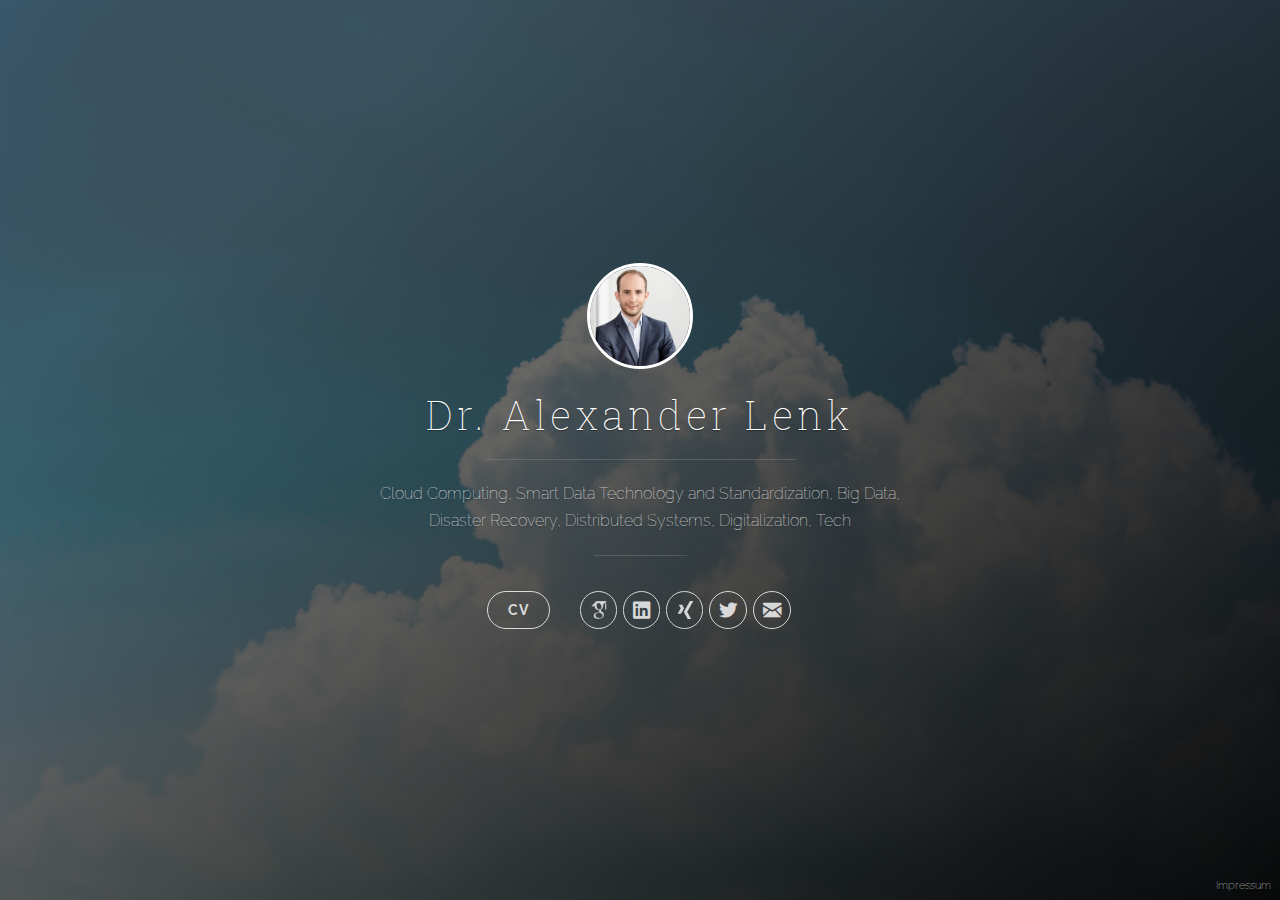
<file: index.html>
<!DOCTYPE html>
<html>
  <head>
  <meta charset="utf-8">
  <meta name="viewport" content="width=device-width initial-scale=1" />
  <meta http-equiv="X-UA-Compatible" content="IE=edge">

  <title>Dr. Alexander Lenk</title>
  <meta name="description" content="Cloud Computing, Smart Data Technology and Standardization, Big Data, Disaster Recovery, Distributed Systems, Digitalization, Tech">
  <meta name="author" content="Alexander Lenk">
  <meta name="HandheldFriendly" content="True">
  <meta name="MobileOptimized" content="320">
  <meta name="apple-mobile-web-app-capable" content="yes">
  <meta name="apple-mobile-web-app-status-bar-style" content="black-translucent">
  <meta name="viewport" content="width=device-width, initial-scale=1, maximum-scale=1">

  <meta name="twitter:card" content="summary">
  <meta name="twitter:title" content="Dr. Alexander Lenk">
  <meta name="twitter:description" content="Cloud Computing, Smart Data Technology and Standardization, Big Data, Disaster Recovery, Distributed Systems, Digitalization, Tech">

  <meta property="og:type" content="article">
  <meta property="og:title" content="Dr. Alexander Lenk">
  <meta property="og:description" content="Cloud Computing, Smart Data Technology and Standardization, Big Data, Disaster Recovery, Distributed Systems, Digitalization, Tech">

  <link rel="apple-touch-icon" sizes="57x57" href="/images/favicons/apple-touch-icon-57x57.png">
  <link rel="apple-touch-icon" sizes="60x60" href="/images/favicons/apple-touch-icon-60x60.png">
  <link rel="apple-touch-icon" sizes="72x72" href="/images/favicons/apple-touch-icon-72x72.png">
  <link rel="apple-touch-icon" sizes="76x76" href="/images/favicons/apple-touch-icon-76x76.png">
  <link rel="apple-touch-icon" sizes="114x114" href="/images/favicons/apple-touch-icon-114x114.png">
  <link rel="apple-touch-icon" sizes="120x120" href="/images/favicons/apple-touch-icon-120x120.png">
  <link rel="apple-touch-icon" sizes="144x144" href="/images/favicons/apple-touch-icon-144x144.png">
  <link rel="apple-touch-icon" sizes="152x152" href="/images/favicons/apple-touch-icon-152x152.png">
  <link rel="apple-touch-icon" sizes="180x180" href="/images/favicons/apple-touch-icon-180x180.png">
  <link rel="icon" type="image/png" href="/images/favicons/favicon-32x32.png" sizes="32x32">
  <link rel="icon" type="image/png" href="/images/favicons/favicon-194x194.png" sizes="194x194">
  <link rel="icon" type="image/png" href="/images/favicons/favicon-96x96.png" sizes="96x96">
  <link rel="icon" type="image/png" href="/images/favicons/android-chrome-192x192.png" sizes="192x192">
  <link rel="icon" type="image/png" href="/images/favicons/favicon-16x16.png" sizes="16x16">
  <link rel="manifest" href="/images/favicons/manifest.json">
  <link rel="shortcut icon" href="/images/favicons/favicon.ico">
  <meta name="msapplication-TileColor" content="#ffc40d">
  <meta name="msapplication-TileImage" content="/images/favicons/mstile-144x144.png">
  <meta name="theme-color" content="#ffffff">

  <link rel="stylesheet" href="/css/main.css">
  <link rel="canonical" href="http://www.alenk.de//">
  <link rel="alternate" type="application/rss+xml" title="Dr. Alexander Lenk" href="/feed.xml">
</head>

  <body>
    <span class="mobile btn-mobile-menu">
  <i class="icon icon-list btn-mobile-menu__icon"></i>
  <i class="icon icon-x-circle btn-mobile-close__icon hidden"></i>
</span>
  
<header class="panel-cover" style="background-image: url(/images/cover.jpg)">
  <div class="panel-main">

    <div class="panel-main__inner panel-inverted">
    <div class="panel-main__content">
        <a href="/" title="link to home of Dr. Alexander Lenk">
          <img src="/images/profile.jpg" class="user-image" alt="My Profile Photo">
          <h1 class="panel-cover__title panel-title">Dr. Alexander Lenk</h1>
        </a>
        <hr class="panel-cover__divider">
        <p class="panel-cover__description">Cloud Computing, Smart Data Technology and Standardization, Big Data, Disaster Recovery, Distributed Systems, Digitalization, Tech</p>
        <hr class="panel-cover__divider panel-cover__divider--secondary">

        <div class="navigation-wrapper">

          <!-- <nav class="cover-navigation cover-navigation--primary">
            <ul class="navigation">
              <li class="navigation__item"><a href="/#blog" title="link to Dr. Alexander Lenk blog" class="blog-button">Blog</a></li>
            </ul>
          </nav>-->

          <nav class="cover-navigation cover-navigation--primary">
            <ul class="navigation">
              <li class="navigation__item"><a href="/cv/" title="link to Dr. Alexander Lenk CV" class="blog-button">CV</a></li>
            </ul>
          </nav>

          <nav class="cover-navigation navigation--social">
            <ul class="navigation">

            
              <!-- GitHub -->
              <li class="navigation__item">
                <a href="https://scholar.google.com/citations?user=wFm6WqcAAAAJ" title="Google Scholar" target="_blank">
                  <i class="icon icon-social-scholar" style="background-image: url(/images/scholar.png);background-repeat: no-repeat; background-size: contain;background-position: center;"></i>
                  <span class="label">Google Scholar</span>
                </a>
              </li>
            

            
              <!-- LinkedIn -->
              <li class="navigation__item">
                <a href="https://www.linkedin.com/in/alexanderlenk" title="alexanderlenk on LinkedIn" target="_blank">
                  <i class="icon icon-social-linkedin"></i>
                  <span class="label">LinkedIn</span>
                </a>
              </li>
            

            
              <!-- GitHub -->
              <li class="navigation__item" >
                <a href="https://www.xing.com/profile/Alexander_Lenk" title=“Xing Profile” target="_blank">
                  <i class="icon icon-social-scholar" style="background-image: url(/images/xing.png);background-repeat: no-repeat; background-size: contain;background-position: center;"></i>
                  <span class="label">Xing Profile</span>
                </a>
              </li>
            

            

            
              <!-- Twitter -->
              <li class="navigation__item">
                <a href="http://twitter.com/alex_lenk" title="@alex_lenk on Twitter" target="_blank">
                  <i class="icon icon-social-twitter"></i>
                  <span class="label">Twitter</span>
                </a>
              </li>
            

            
              <!-- Email -->
              <li class="navigation__item">
                <a href="mailto:kontakt@lenk-net.de" title="Email kontakt@lenk-net.de" target="_blank">
                  <i class="icon icon-mail"></i>
                  <span class="label">Email</span>
                </a>
              </li>
            

            <!-- RSS -->
            <!--<li class="navigation__item">
              <a href="/feed.xml" title="Subscribe" target="_blank">
                <i class="icon icon-rss"></i>
                <span class="label">RSS</span>
              </a>
            </li>-->
          
            </ul>
          </nav>

        </div>

      </div>
      <div class=footer_start><a href=/impressum>Impressum</a></div> 
    </div>

    <div class="panel-cover--overlay"></div>
  </div>
</header>

    <div class="content-wrapper">
      <div class="content-wrapper__inner">
        <div class="main-post-list">

  <ol class="post-list">
    
  </ol>

  <hr class="post-list__divider ">

  

</div>
      </div>

      <footer class="footer">
  <span class="footer__copyright">&copy; 2021 Alexander Lenk. All rights reserved.</span>
</footer> 

<script type="text/javascript" src="https://ajax.googleapis.com/ajax/libs/jquery/1.11.3/jquery.min.js"></script>
<script type="text/javascript" src="/js/main.js"></script>

    </div>
  </body>
</html>
</file>
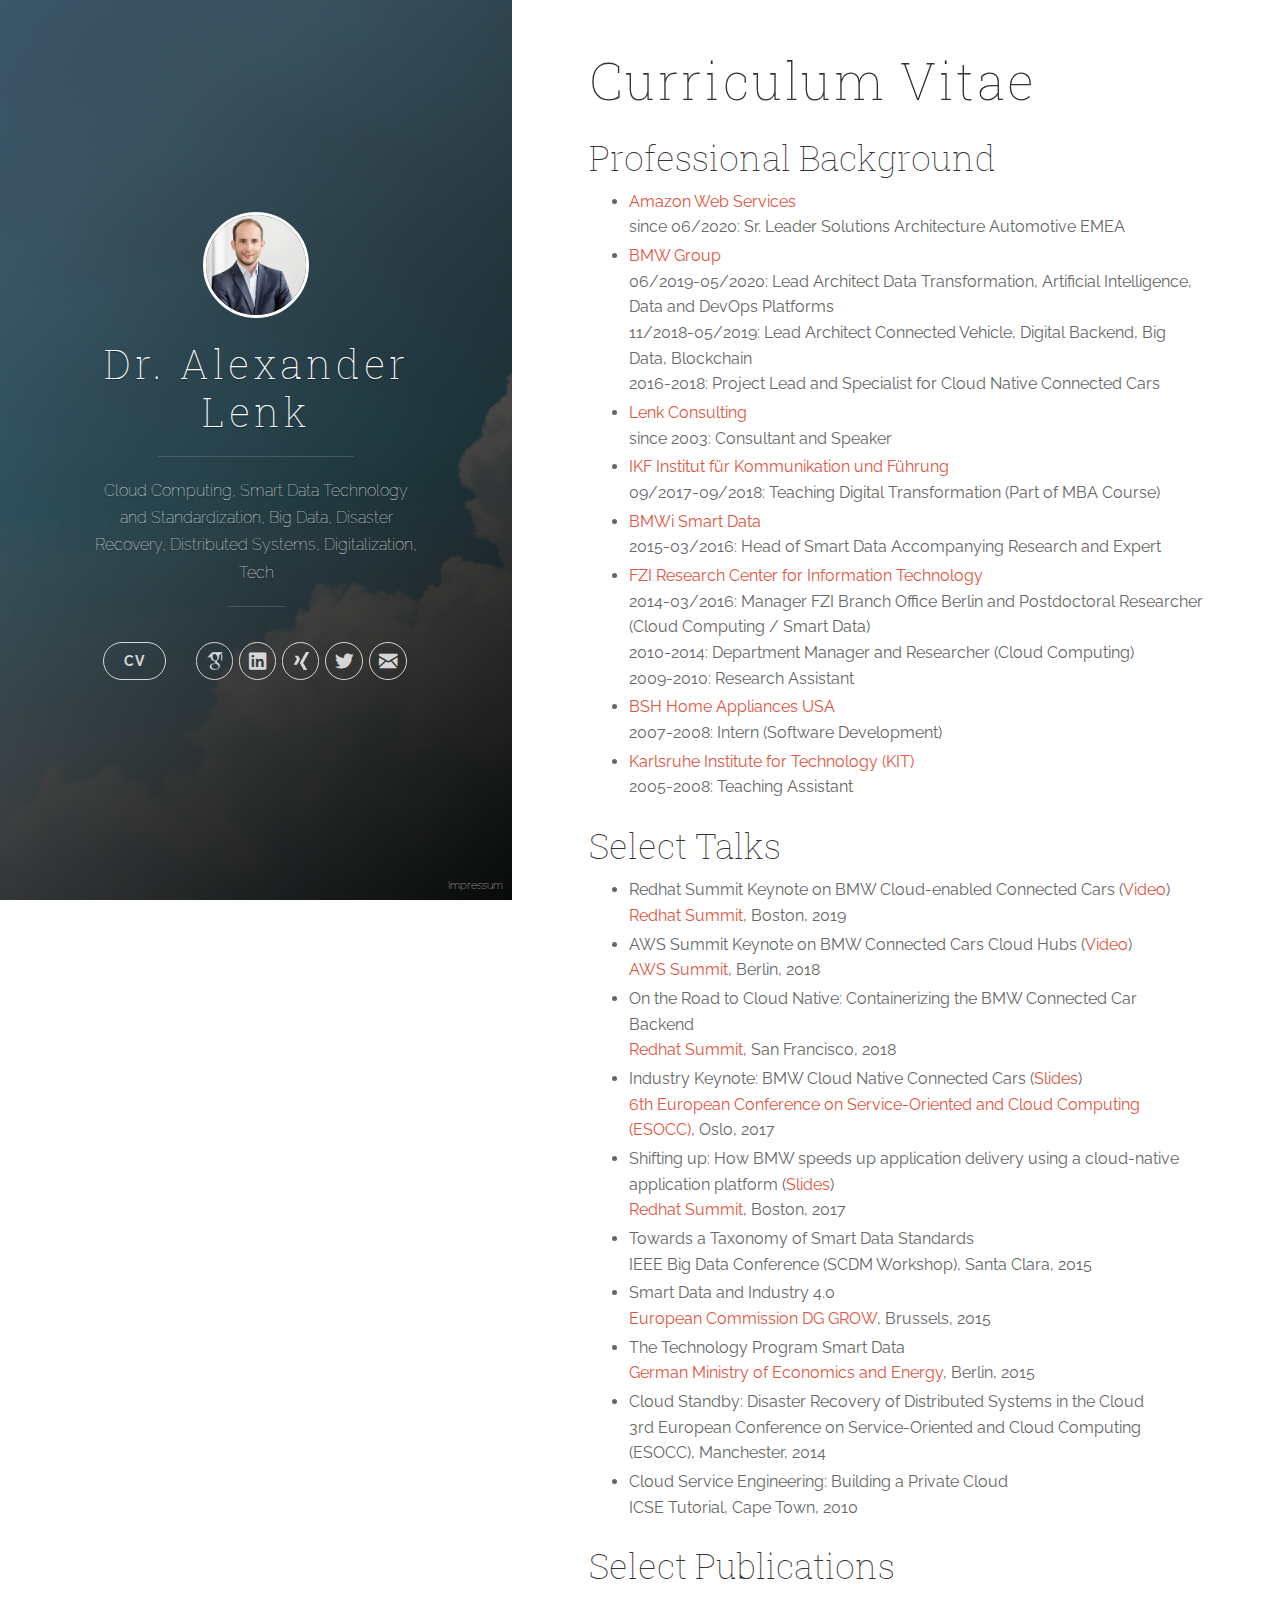
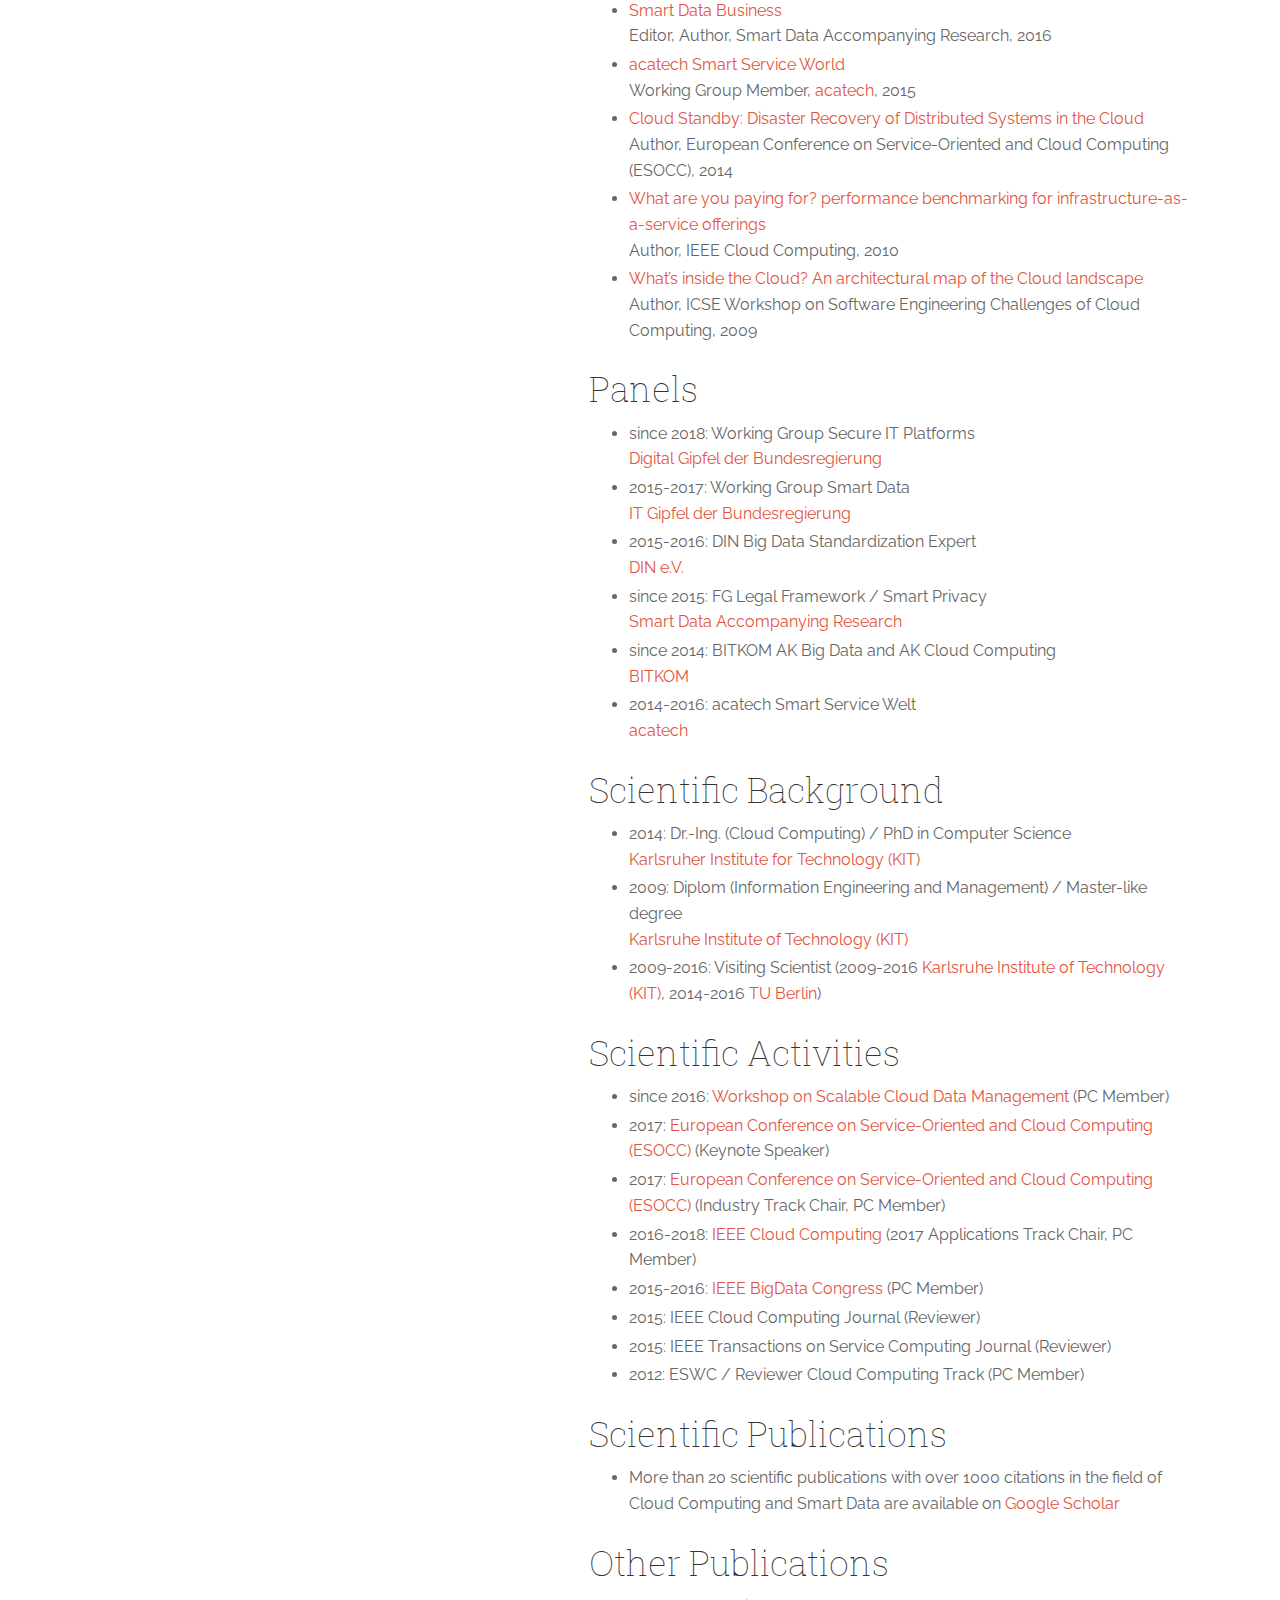
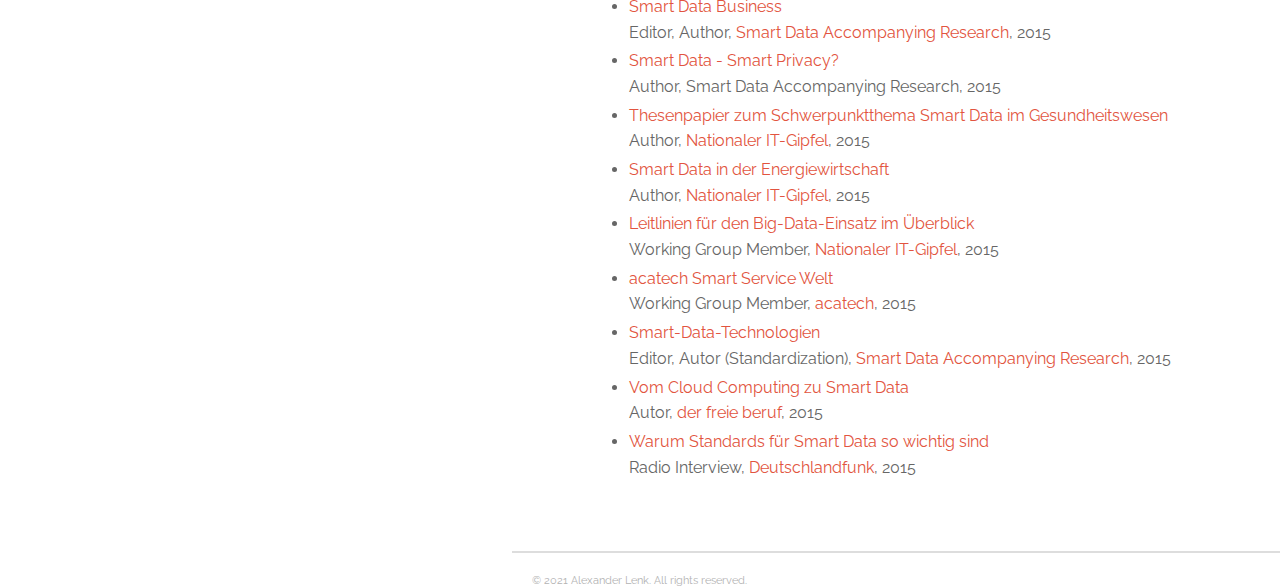
<file: cv/index.html>
<!DOCTYPE html>
<html>
  <head>
  <meta charset="utf-8">
  <meta name="viewport" content="width=device-width initial-scale=1" />
  <meta http-equiv="X-UA-Compatible" content="IE=edge">

  <title>Curriculum Vitae</title>
  <meta name="description" content="Cloud Computing, Smart Data Technology and Standardization, Big Data, Disaster Recovery, Distributed Systems, Digitalization, Tech">
  <meta name="author" content="Alexander Lenk">
  <meta name="HandheldFriendly" content="True">
  <meta name="MobileOptimized" content="320">
  <meta name="apple-mobile-web-app-capable" content="yes">
  <meta name="apple-mobile-web-app-status-bar-style" content="black-translucent">
  <meta name="viewport" content="width=device-width, initial-scale=1, maximum-scale=1">

  <meta name="twitter:card" content="summary">
  <meta name="twitter:title" content="Dr. Alexander Lenk">
  <meta name="twitter:description" content="Cloud Computing, Smart Data Technology and Standardization, Big Data, Disaster Recovery, Distributed Systems, Digitalization, Tech">

  <meta property="og:type" content="article">
  <meta property="og:title" content="Dr. Alexander Lenk">
  <meta property="og:description" content="Cloud Computing, Smart Data Technology and Standardization, Big Data, Disaster Recovery, Distributed Systems, Digitalization, Tech">

  <link rel="apple-touch-icon" sizes="57x57" href="/images/favicons/apple-touch-icon-57x57.png">
  <link rel="apple-touch-icon" sizes="60x60" href="/images/favicons/apple-touch-icon-60x60.png">
  <link rel="apple-touch-icon" sizes="72x72" href="/images/favicons/apple-touch-icon-72x72.png">
  <link rel="apple-touch-icon" sizes="76x76" href="/images/favicons/apple-touch-icon-76x76.png">
  <link rel="apple-touch-icon" sizes="114x114" href="/images/favicons/apple-touch-icon-114x114.png">
  <link rel="apple-touch-icon" sizes="120x120" href="/images/favicons/apple-touch-icon-120x120.png">
  <link rel="apple-touch-icon" sizes="144x144" href="/images/favicons/apple-touch-icon-144x144.png">
  <link rel="apple-touch-icon" sizes="152x152" href="/images/favicons/apple-touch-icon-152x152.png">
  <link rel="apple-touch-icon" sizes="180x180" href="/images/favicons/apple-touch-icon-180x180.png">
  <link rel="icon" type="image/png" href="/images/favicons/favicon-32x32.png" sizes="32x32">
  <link rel="icon" type="image/png" href="/images/favicons/favicon-194x194.png" sizes="194x194">
  <link rel="icon" type="image/png" href="/images/favicons/favicon-96x96.png" sizes="96x96">
  <link rel="icon" type="image/png" href="/images/favicons/android-chrome-192x192.png" sizes="192x192">
  <link rel="icon" type="image/png" href="/images/favicons/favicon-16x16.png" sizes="16x16">
  <link rel="manifest" href="/images/favicons/manifest.json">
  <link rel="shortcut icon" href="/images/favicons/favicon.ico">
  <meta name="msapplication-TileColor" content="#ffc40d">
  <meta name="msapplication-TileImage" content="/images/favicons/mstile-144x144.png">
  <meta name="theme-color" content="#ffffff">

  <link rel="stylesheet" href="/css/main.css">
  <link rel="canonical" href="http://www.alenk.de//cv/">
  <link rel="alternate" type="application/rss+xml" title="Dr. Alexander Lenk" href="/feed.xml">
</head>

  <body>
    <span class="mobile btn-mobile-menu">
  <i class="icon icon-list btn-mobile-menu__icon"></i>
  <i class="icon icon-x-circle btn-mobile-close__icon hidden"></i>
</span>
  
<header class="panel-cover" style="background-image: url(/images/cover.jpg)">
  <div class="panel-main">

    <div class="panel-main__inner panel-inverted">
    <div class="panel-main__content">
        <a href="/" title="link to home of Dr. Alexander Lenk">
          <img src="/images/profile.jpg" class="user-image" alt="My Profile Photo">
          <h1 class="panel-cover__title panel-title">Dr. Alexander Lenk</h1>
        </a>
        <hr class="panel-cover__divider">
        <p class="panel-cover__description">Cloud Computing, Smart Data Technology and Standardization, Big Data, Disaster Recovery, Distributed Systems, Digitalization, Tech</p>
        <hr class="panel-cover__divider panel-cover__divider--secondary">

        <div class="navigation-wrapper">

          <!-- <nav class="cover-navigation cover-navigation--primary">
            <ul class="navigation">
              <li class="navigation__item"><a href="/#blog" title="link to Dr. Alexander Lenk blog" class="blog-button">Blog</a></li>
            </ul>
          </nav>-->

          <nav class="cover-navigation cover-navigation--primary">
            <ul class="navigation">
              <li class="navigation__item"><a href="/cv/" title="link to Dr. Alexander Lenk CV" class="blog-button">CV</a></li>
            </ul>
          </nav>

          <nav class="cover-navigation navigation--social">
            <ul class="navigation">

            
              <!-- GitHub -->
              <li class="navigation__item">
                <a href="https://scholar.google.com/citations?user=wFm6WqcAAAAJ" title="Google Scholar" target="_blank">
                  <i class="icon icon-social-scholar" style="background-image: url(/images/scholar.png);background-repeat: no-repeat; background-size: contain;background-position: center;"></i>
                  <span class="label">Google Scholar</span>
                </a>
              </li>
            

            
              <!-- LinkedIn -->
              <li class="navigation__item">
                <a href="https://www.linkedin.com/in/alexanderlenk" title="alexanderlenk on LinkedIn" target="_blank">
                  <i class="icon icon-social-linkedin"></i>
                  <span class="label">LinkedIn</span>
                </a>
              </li>
            

            
              <!-- GitHub -->
              <li class="navigation__item" >
                <a href="https://www.xing.com/profile/Alexander_Lenk" title=“Xing Profile” target="_blank">
                  <i class="icon icon-social-scholar" style="background-image: url(/images/xing.png);background-repeat: no-repeat; background-size: contain;background-position: center;"></i>
                  <span class="label">Xing Profile</span>
                </a>
              </li>
            

            

            
              <!-- Twitter -->
              <li class="navigation__item">
                <a href="http://twitter.com/alex_lenk" title="@alex_lenk on Twitter" target="_blank">
                  <i class="icon icon-social-twitter"></i>
                  <span class="label">Twitter</span>
                </a>
              </li>
            

            
              <!-- Email -->
              <li class="navigation__item">
                <a href="mailto:kontakt@lenk-net.de" title="Email kontakt@lenk-net.de" target="_blank">
                  <i class="icon icon-mail"></i>
                  <span class="label">Email</span>
                </a>
              </li>
            

            <!-- RSS -->
            <!--<li class="navigation__item">
              <a href="/feed.xml" title="Subscribe" target="_blank">
                <i class="icon icon-rss"></i>
                <span class="label">RSS</span>
              </a>
            </li>-->
          
            </ul>
          </nav>

        </div>

      </div>
      <div class=footer_start><a href=/impressum>Impressum</a></div> 
    </div>

    <div class="panel-cover--overlay"></div>
  </div>
</header>

    <div class="content-wrapper">
      <div class="content-wrapper__inner">
        <article class="post-container post-container--single">

  <header class="post-header">
    <h1 class="post-title">Curriculum Vitae</h1>
  </header>

  <section class="post">
    <h2 id="professional-background">Professional Background</h2>
<ul>
  <li><a href="https://aws.amazon.com">Amazon Web Services</a><br />
 since 06/2020: Sr. Leader Solutions Architecture Automotive EMEA</li>
  <li><a href="http://www.bmwgroup.com">BMW Group</a><br />
 06/2019-05/2020: Lead Architect Data Transformation, Artificial Intelligence, Data and DevOps Platforms<br />
 11/2018-05/2019: Lead Architect Connected Vehicle, Digital Backend, Big Data, Blockchain<br />
 2016-2018: Project Lead and Specialist for Cloud Native Connected Cars</li>
  <li><a href="http://www.alenk.de">Lenk Consulting</a><br />
 since 2003: Consultant and Speaker</li>
  <li><a href="https://www.ikf.ch/">IKF Institut für Kommunikation und Führung</a><br />
 09/2017-09/2018: Teaching Digital Transformation (Part of MBA Course)</li>
  <li><a href="http://www.smart-data-programm.de">BMWi Smart Data</a><br />
 2015-03/2016: Head of Smart Data Accompanying Research and Expert</li>
  <li><a href="http://www.fzi.de">FZI Research Center for Information Technology</a><br />
 2014-03/2016: Manager FZI Branch Office Berlin and 
 Postdoctoral Researcher (Cloud Computing / Smart Data)<br />
 2010-2014: Department Manager and Researcher (Cloud Computing)<br />
 2009-2010: Research Assistant</li>
  <li><a href="http://www.bsh-group.com">BSH Home Appliances USA</a><br />
 2007-2008: Intern (Software Development)</li>
  <li><a href="http://www.kit.edu">Karlsruhe Institute for Technology (KIT)</a><br />
 2005-2008: Teaching Assistant</li>
</ul>

<h2 id="select-talks">Select Talks</h2>
<ul>
  <li>Redhat Summit Keynote on BMW Cloud-enabled Connected Cars (<a href="https://youtu.be/FUu4kMc0PL8?t=5326s&amp;playlist=PLEGSLwUsxfEhRCz9fiQK2L86Vk9qV1tAu" target="_blank">Video</a>)<br />
 <a href="https://www.redhat.com/en/summit/2019">Redhat Summit</a>, Boston, 2019</li>
  <li>AWS Summit Keynote on BMW Connected Cars Cloud Hubs (<a href="https://www.youtube.com/watch?v=PLUAiS3-xhs&amp;t=4963" target="_blank">Video</a>)<br />
 <a href="https://aws.amazon.com/summits/berlin/">AWS Summit</a>, Berlin, 2018</li>
  <li>On the Road to Cloud Native: Containerizing the BMW Connected Car Backend<br />
 <a href="https://www.redhat.com/en/summit/2018">Redhat Summit</a>, San Francisco, 2018</li>
  <li>Industry Keynote: BMW Cloud Native Connected Cars (<a href="/assets/2017-09-28_ESOCC-Talk.pdf">Slides</a>)<br />
 <a href="http://esocc2017.ifi.uio.no/invited_speakers.html">6th European Conference on Service-Oriented and Cloud Computing (ESOCC)</a>, Oslo, 2017</li>
  <li>Shifting up: How BMW speeds up application delivery using a cloud-native application platform (<a href="https://rh2017.smarteventscloud.com/connect/sessionDetail.ww?SESSION_ID=102815">Slides</a>)<br />
 <a href="https://www.redhat.com/en/summit/2017">Redhat Summit</a>, Boston, 2017</li>
  <li>Towards a Taxonomy of Smart Data Standards<br /> 
 IEEE Big Data Conference (SCDM Workshop), Santa Clara, 2015</li>
  <li>Smart Data and Industry 4.0<br />
 <a href="http://ec.europa.eu/growth/index_en">European Commission DG GROW</a>, Brussels, 2015</li>
  <li>The Technology Program Smart Data<br /> 
 <a href="http://www.digitale-technologien.de/DT/Redaktion/DE/Downloads/Smart-Data-Auftaktkonferenz-Agenda.pdf">German Ministry of Economics and Energy</a>, Berlin, 2015</li>
  <li>Cloud Standby: Disaster Recovery of Distributed Systems in the Cloud<br />
 3rd European Conference on Service-Oriented and Cloud Computing (ESOCC), Manchester, 2014</li>
  <li>Cloud Service Engineering: Building a Private Cloud<br />
 ICSE Tutorial, Cape Town, 2010</li>
</ul>

<h2 id="select-publications">Select Publications</h2>
<ul>
  <li><a href="http://www.digitale-technologien.de/DT/Redaktion/DE/Downloads/Publikation/smartdata_Study:%20Smart-Data-Business.html">Smart Data Business</a><br />
 Editor, Author, Smart Data Accompanying Research, 2016</li>
  <li><a href="http://www.acatech.de/fileadmin/user_upload/Baumstruktur_nach_Website/Acatech/root/de/Projekte/Laufende_Projekte/Smart_Service_Welt/Smart_Service_Welt_2015/ReportSmartServiceWelt2015_EN_SHORT.pdf">acatech Smart Service World</a><br />
 Working Group Member, <a href="http://www.acatech.de">acatech</a>, 2015</li>
  <li><a href="https://pdfs.semanticscholar.org/4e16/c53fb4e44f0fa5dab56823ce259076443842.pdf">Cloud Standby: Disaster Recovery of Distributed Systems in the Cloud</a><br />
Author, European Conference on Service-Oriented and Cloud Computing (ESOCC), 2014</li>
  <li><a href="https://pdfs.semanticscholar.org/41aa/91102d7e057360c62ffce64a3ff74b6d2286.pdf">What are you paying for? performance benchmarking for infrastructure-as-a-service offerings</a><br />
Author, IEEE Cloud Computing, 2010</li>
  <li><a href="https://pdfs.semanticscholar.org/a404/2c85846fea56a5110b03eaa8f9134fb892c9.pdf">What’s inside the Cloud? An architectural map of the Cloud landscape</a><br />
Author, ICSE Workshop on Software Engineering Challenges of Cloud Computing, 2009</li>
</ul>

<h2 id="panels">Panels</h2>
<ul>
  <li>since 2018: Working Group Secure IT Platforms<br />
 <a href="http://www.it-gipfel.de">Digital Gipfel der Bundesregierung</a></li>
  <li>2015-2017: Working Group Smart Data<br />
 <a href="http://www.it-gipfel.de">IT Gipfel der Bundesregierung</a></li>
  <li>2015-2016: DIN Big Data Standardization Expert<br />
 <a href="http://www.din.de">DIN e.V.</a></li>
  <li>since 2015: FG Legal Framework / Smart Privacy<br />
  <a href="http://www.smart-data-programm.de">Smart Data Accompanying Research</a></li>
  <li>since 2014: BITKOM AK Big Data and AK Cloud Computing<br />
 <a href="http://www.bitkom.org">BITKOM</a></li>
  <li>2014-2016: acatech Smart Service Welt<br />
 <a href="http://www.acatech.de">acatech</a></li>
</ul>

<h2 id="scientific-background">Scientific Background</h2>
<ul>
  <li>2014: Dr.-Ing. (Cloud Computing) / PhD in Computer Science<br />
 <a href="http://www.kit.edu">Karlsruher Institute for Technology (KIT)</a></li>
  <li>2009: Diplom (Information Engineering and Management) / Master-like degree<br />
 <a href="http://www.kit.edu">Karlsruhe Institute of Technology (KIT)</a></li>
  <li>2009-2016: Visiting Scientist (2009-2016 <a href="http://www.kit.edu">Karlsruhe Institute of Technology (KIT)</a>, 2014-2016 <a href="http://www.tu-berlin.de">TU Berlin</a>)</li>
</ul>

<h2 id="scientific-activities">Scientific Activities</h2>
<ul>
  <li>since 2016: <a href="http://scdm2016.com/">Workshop on Scalable Cloud Data Management</a> (PC Member)</li>
  <li>2017: <a href="http://esocc2017.ifi.uio.no">European Conference on Service-Oriented and Cloud Computing (ESOCC)</a> (Keynote Speaker)</li>
  <li>2017: <a href="http://esocc2017.ifi.uio.no">European Conference on Service-Oriented and Cloud Computing (ESOCC)</a> (Industry Track Chair, PC Member)</li>
  <li>2016-2018: <a href="http://www.thecloudcomputing.org">IEEE Cloud Computing</a> (2017 Applications Track Chair, PC Member)</li>
  <li>2015-2016: <a href="http://www.ieeebigdata.org/">IEEE BigData Congress</a> (PC Member)</li>
  <li>2015: IEEE Cloud Computing Journal (Reviewer)</li>
  <li>2015: IEEE Transactions on Service Computing Journal (Reviewer)</li>
  <li>2012: ESWC / Reviewer Cloud Computing Track (PC Member)</li>
</ul>

<h2 id="scientific-publications">Scientific Publications</h2>
<ul>
  <li>More than 20 scientific publications with over 1000 citations in the field of Cloud Computing and Smart Data are available on <a href="https://scholar.google.com/citations?user=wFm6WqcAAAAJ">Google Scholar</a></li>
</ul>

<h2 id="other-publications">Other Publications</h2>
<ul>
  <li><a href="http://www.digitale-technologien.de/DT/Redaktion/DE/Pressemitteilungen/2015/2015-11-10_Smart_Data_Studie.html">Smart Data Business</a><br />
 Editor, Author, <a href="www.smart-data-programm.de">Smart Data Accompanying Research</a>, 2015</li>
  <li><a href="http://www.digitale-technologien.de/DT/Redaktion/DE/Downloads/Publikation/SmartData_Thesenpapier_smart_Privacy.html">Smart Data - Smart Privacy?</a><br />
 Author, Smart Data Accompanying Research, 2015</li>
  <li><a href="http://www.bmwi.de/BMWi/Redaktion/PDF/IT-Gipfel/it-gipfel-2015-thesenpapier-zum-schwerpunktthema-smart-data-im-gesundheitswesen,property=pdf,bereich=bmwi2012,sprache=de,rwb=true.pdf">Thesenpapier zum Schwerpunktthema Smart Data im Gesundheitswesen</a><br />
 Author, <a href="http://www.it-gipfel.de">Nationaler IT-Gipfel</a>, 2015</li>
  <li><a href="http://www.bmwi.de/BMWi/Redaktion/PDF/IT-Gipfel/it-gipfel-2015-smart-data-in-der-energiewirtschaft,property=pdf,bereich=bmwi2012,sprache=de,rwb=true.pdf">Smart Data in der Energiewirtschaft</a><br />
 Author, <a href="http://www.it-gipfel.de">Nationaler IT-Gipfel</a>, 2015</li>
  <li><a href="http://www.bmwi.de/BMWi/Redaktion/PDF/IT-Gipfel/it-gipfel-2015-leitlinien-fuer-den-big-data-einsatz-im-ueberblick-chancen-und-verantwortung,property=pdf,bereich=bmwi2012,sprache=de,rwb=true.pdf">Leitlinien für den Big-Data-Einsatz im Überblick</a><br />
 Working Group Member, <a href="http://www.it-gipfel.de">Nationaler IT-Gipfel</a>, 2015</li>
  <li><a href="http://www.acatech.de/fileadmin/user_upload/Baumstruktur_nach_Website/Acatech/root/de/Projekte/Laufende_Projekte/Smart_Service_Welt/Smart_Service_Welt_2015/ReportSmartServiceWelt2015_EN_SHORT.pdf">acatech Smart Service Welt</a><br />
 Working Group Member, <a href="http://www.acatech.de">acatech</a>, 2015</li>
  <li><a href="http://www.digitale-technologien.de/DT/Redaktion/DE/Downloads/Publikation/Smart_Data_Technologien.pdf">Smart-Data-Technologien</a><br />
 Editor, Autor (Standardization), <a href="www.smart-data-programm.de">Smart Data Accompanying Research</a>, 2015</li>
  <li><a href="http://www.freie-berufe.de/fileadmin/bfb/7_Publikationen/1_der%20freie%20beruf/der-freie-beruf-inhalt-10-2015.pdf">Vom Cloud Computing zu Smart Data</a><br />
 Autor, <a href="http://www.freie-berufe.de">der freie beruf</a>, 2015</li>
  <li><a href="http://www.deutschlandfunk.de/analyseverfahren-warum-standards-fuer-smart-data-so-wichtig.684.de.html?dram:article_id=336229">Warum Standards für Smart Data so wichtig sind</a><br />
 Radio Interview, <a href="http://www.deutschlandfunk.de/">Deutschlandfunk</a>, 2015</li>
</ul>

  </section>

</article>
      </div>

      <footer class="footer">
  <span class="footer__copyright">&copy; 2021 Alexander Lenk. All rights reserved.</span>
</footer> 

<script type="text/javascript" src="https://ajax.googleapis.com/ajax/libs/jquery/1.11.3/jquery.min.js"></script>
<script type="text/javascript" src="/js/main.js"></script>

    </div>
  </body>
</html>
</file>
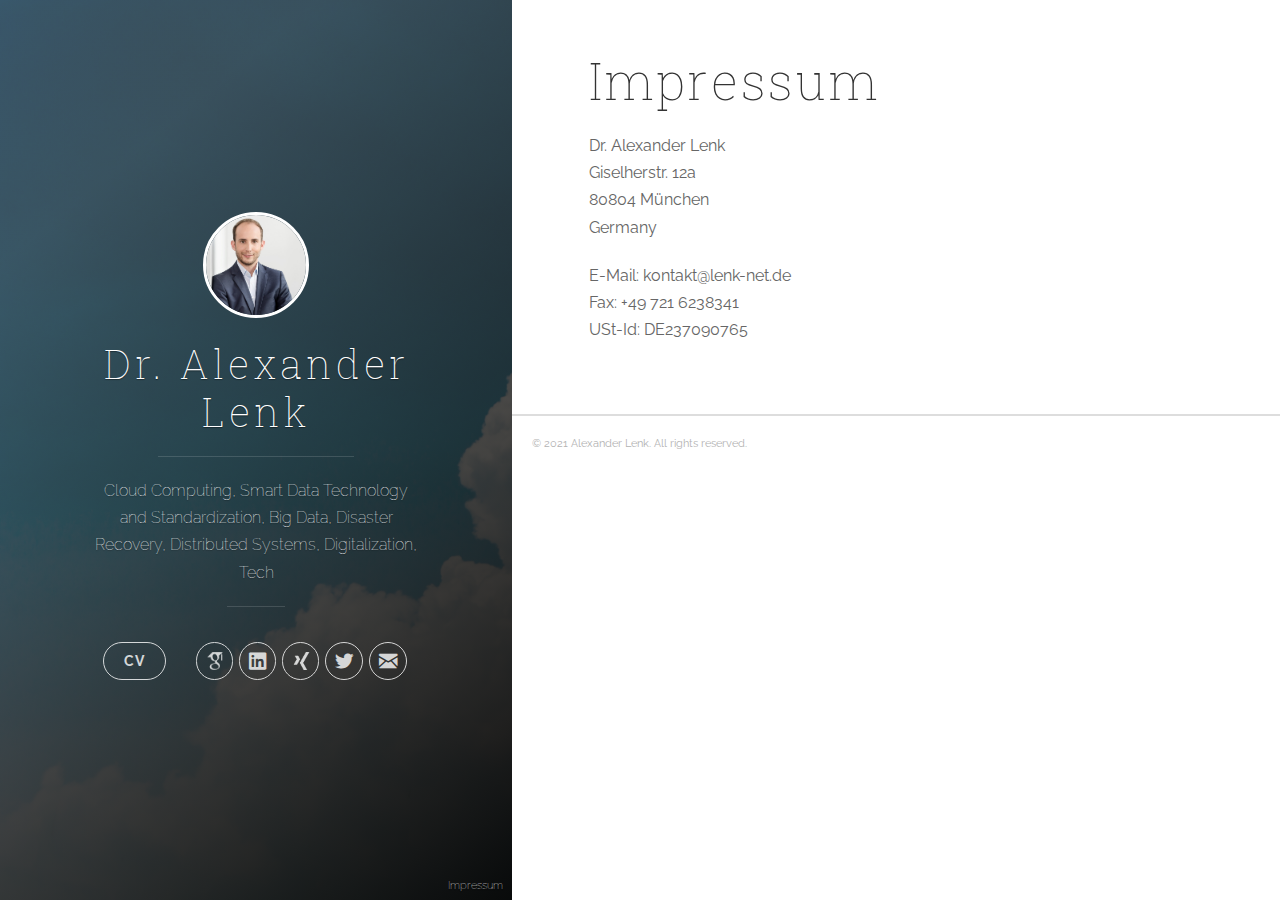
<file: impressum/index.html>
<!DOCTYPE html>
<html>
  <head>
  <meta charset="utf-8">
  <meta name="viewport" content="width=device-width initial-scale=1" />
  <meta http-equiv="X-UA-Compatible" content="IE=edge">

  <title>Impressum</title>
  <meta name="description" content="Cloud Computing, Smart Data Technology and Standardization, Big Data, Disaster Recovery, Distributed Systems, Digitalization, Tech">
  <meta name="author" content="Alexander Lenk">
  <meta name="HandheldFriendly" content="True">
  <meta name="MobileOptimized" content="320">
  <meta name="apple-mobile-web-app-capable" content="yes">
  <meta name="apple-mobile-web-app-status-bar-style" content="black-translucent">
  <meta name="viewport" content="width=device-width, initial-scale=1, maximum-scale=1">

  <meta name="twitter:card" content="summary">
  <meta name="twitter:title" content="Dr. Alexander Lenk">
  <meta name="twitter:description" content="Cloud Computing, Smart Data Technology and Standardization, Big Data, Disaster Recovery, Distributed Systems, Digitalization, Tech">

  <meta property="og:type" content="article">
  <meta property="og:title" content="Dr. Alexander Lenk">
  <meta property="og:description" content="Cloud Computing, Smart Data Technology and Standardization, Big Data, Disaster Recovery, Distributed Systems, Digitalization, Tech">

  <link rel="apple-touch-icon" sizes="57x57" href="/images/favicons/apple-touch-icon-57x57.png">
  <link rel="apple-touch-icon" sizes="60x60" href="/images/favicons/apple-touch-icon-60x60.png">
  <link rel="apple-touch-icon" sizes="72x72" href="/images/favicons/apple-touch-icon-72x72.png">
  <link rel="apple-touch-icon" sizes="76x76" href="/images/favicons/apple-touch-icon-76x76.png">
  <link rel="apple-touch-icon" sizes="114x114" href="/images/favicons/apple-touch-icon-114x114.png">
  <link rel="apple-touch-icon" sizes="120x120" href="/images/favicons/apple-touch-icon-120x120.png">
  <link rel="apple-touch-icon" sizes="144x144" href="/images/favicons/apple-touch-icon-144x144.png">
  <link rel="apple-touch-icon" sizes="152x152" href="/images/favicons/apple-touch-icon-152x152.png">
  <link rel="apple-touch-icon" sizes="180x180" href="/images/favicons/apple-touch-icon-180x180.png">
  <link rel="icon" type="image/png" href="/images/favicons/favicon-32x32.png" sizes="32x32">
  <link rel="icon" type="image/png" href="/images/favicons/favicon-194x194.png" sizes="194x194">
  <link rel="icon" type="image/png" href="/images/favicons/favicon-96x96.png" sizes="96x96">
  <link rel="icon" type="image/png" href="/images/favicons/android-chrome-192x192.png" sizes="192x192">
  <link rel="icon" type="image/png" href="/images/favicons/favicon-16x16.png" sizes="16x16">
  <link rel="manifest" href="/images/favicons/manifest.json">
  <link rel="shortcut icon" href="/images/favicons/favicon.ico">
  <meta name="msapplication-TileColor" content="#ffc40d">
  <meta name="msapplication-TileImage" content="/images/favicons/mstile-144x144.png">
  <meta name="theme-color" content="#ffffff">

  <link rel="stylesheet" href="/css/main.css">
  <link rel="canonical" href="http://www.alenk.de//impressum/">
  <link rel="alternate" type="application/rss+xml" title="Dr. Alexander Lenk" href="/feed.xml">
</head>

  <body>
    <span class="mobile btn-mobile-menu">
  <i class="icon icon-list btn-mobile-menu__icon"></i>
  <i class="icon icon-x-circle btn-mobile-close__icon hidden"></i>
</span>
  
<header class="panel-cover" style="background-image: url(/images/cover.jpg)">
  <div class="panel-main">

    <div class="panel-main__inner panel-inverted">
    <div class="panel-main__content">
        <a href="/" title="link to home of Dr. Alexander Lenk">
          <img src="/images/profile.jpg" class="user-image" alt="My Profile Photo">
          <h1 class="panel-cover__title panel-title">Dr. Alexander Lenk</h1>
        </a>
        <hr class="panel-cover__divider">
        <p class="panel-cover__description">Cloud Computing, Smart Data Technology and Standardization, Big Data, Disaster Recovery, Distributed Systems, Digitalization, Tech</p>
        <hr class="panel-cover__divider panel-cover__divider--secondary">

        <div class="navigation-wrapper">

          <!-- <nav class="cover-navigation cover-navigation--primary">
            <ul class="navigation">
              <li class="navigation__item"><a href="/#blog" title="link to Dr. Alexander Lenk blog" class="blog-button">Blog</a></li>
            </ul>
          </nav>-->

          <nav class="cover-navigation cover-navigation--primary">
            <ul class="navigation">
              <li class="navigation__item"><a href="/cv/" title="link to Dr. Alexander Lenk CV" class="blog-button">CV</a></li>
            </ul>
          </nav>

          <nav class="cover-navigation navigation--social">
            <ul class="navigation">

            
              <!-- GitHub -->
              <li class="navigation__item">
                <a href="https://scholar.google.com/citations?user=wFm6WqcAAAAJ" title="Google Scholar" target="_blank">
                  <i class="icon icon-social-scholar" style="background-image: url(/images/scholar.png);background-repeat: no-repeat; background-size: contain;background-position: center;"></i>
                  <span class="label">Google Scholar</span>
                </a>
              </li>
            

            
              <!-- LinkedIn -->
              <li class="navigation__item">
                <a href="https://www.linkedin.com/in/alexanderlenk" title="alexanderlenk on LinkedIn" target="_blank">
                  <i class="icon icon-social-linkedin"></i>
                  <span class="label">LinkedIn</span>
                </a>
              </li>
            

            
              <!-- GitHub -->
              <li class="navigation__item" >
                <a href="https://www.xing.com/profile/Alexander_Lenk" title=“Xing Profile” target="_blank">
                  <i class="icon icon-social-scholar" style="background-image: url(/images/xing.png);background-repeat: no-repeat; background-size: contain;background-position: center;"></i>
                  <span class="label">Xing Profile</span>
                </a>
              </li>
            

            

            
              <!-- Twitter -->
              <li class="navigation__item">
                <a href="http://twitter.com/alex_lenk" title="@alex_lenk on Twitter" target="_blank">
                  <i class="icon icon-social-twitter"></i>
                  <span class="label">Twitter</span>
                </a>
              </li>
            

            
              <!-- Email -->
              <li class="navigation__item">
                <a href="mailto:kontakt@lenk-net.de" title="Email kontakt@lenk-net.de" target="_blank">
                  <i class="icon icon-mail"></i>
                  <span class="label">Email</span>
                </a>
              </li>
            

            <!-- RSS -->
            <!--<li class="navigation__item">
              <a href="/feed.xml" title="Subscribe" target="_blank">
                <i class="icon icon-rss"></i>
                <span class="label">RSS</span>
              </a>
            </li>-->
          
            </ul>
          </nav>

        </div>

      </div>
      <div class=footer_start><a href=/impressum>Impressum</a></div> 
    </div>

    <div class="panel-cover--overlay"></div>
  </div>
</header>

    <div class="content-wrapper">
      <div class="content-wrapper__inner">
        <article class="post-container post-container--single">

  <header class="post-header">
    <h1 class="post-title">Impressum</h1>
  </header>

  <section class="post">
    <p>Dr. Alexander Lenk<br />
Giselherstr. 12a<br />
80804 München<br />
Germany</p>

<p>E-Mail: kontakt@lenk-net.de<br />
Fax: +49 721 6238341<br />
USt-Id: DE237090765</p>

  </section>

</article>
      </div>

      <footer class="footer">
  <span class="footer__copyright">&copy; 2021 Alexander Lenk. All rights reserved.</span>
</footer> 

<script type="text/javascript" src="https://ajax.googleapis.com/ajax/libs/jquery/1.11.3/jquery.min.js"></script>
<script type="text/javascript" src="/js/main.js"></script>

    </div>
  </body>
</html>
</file>
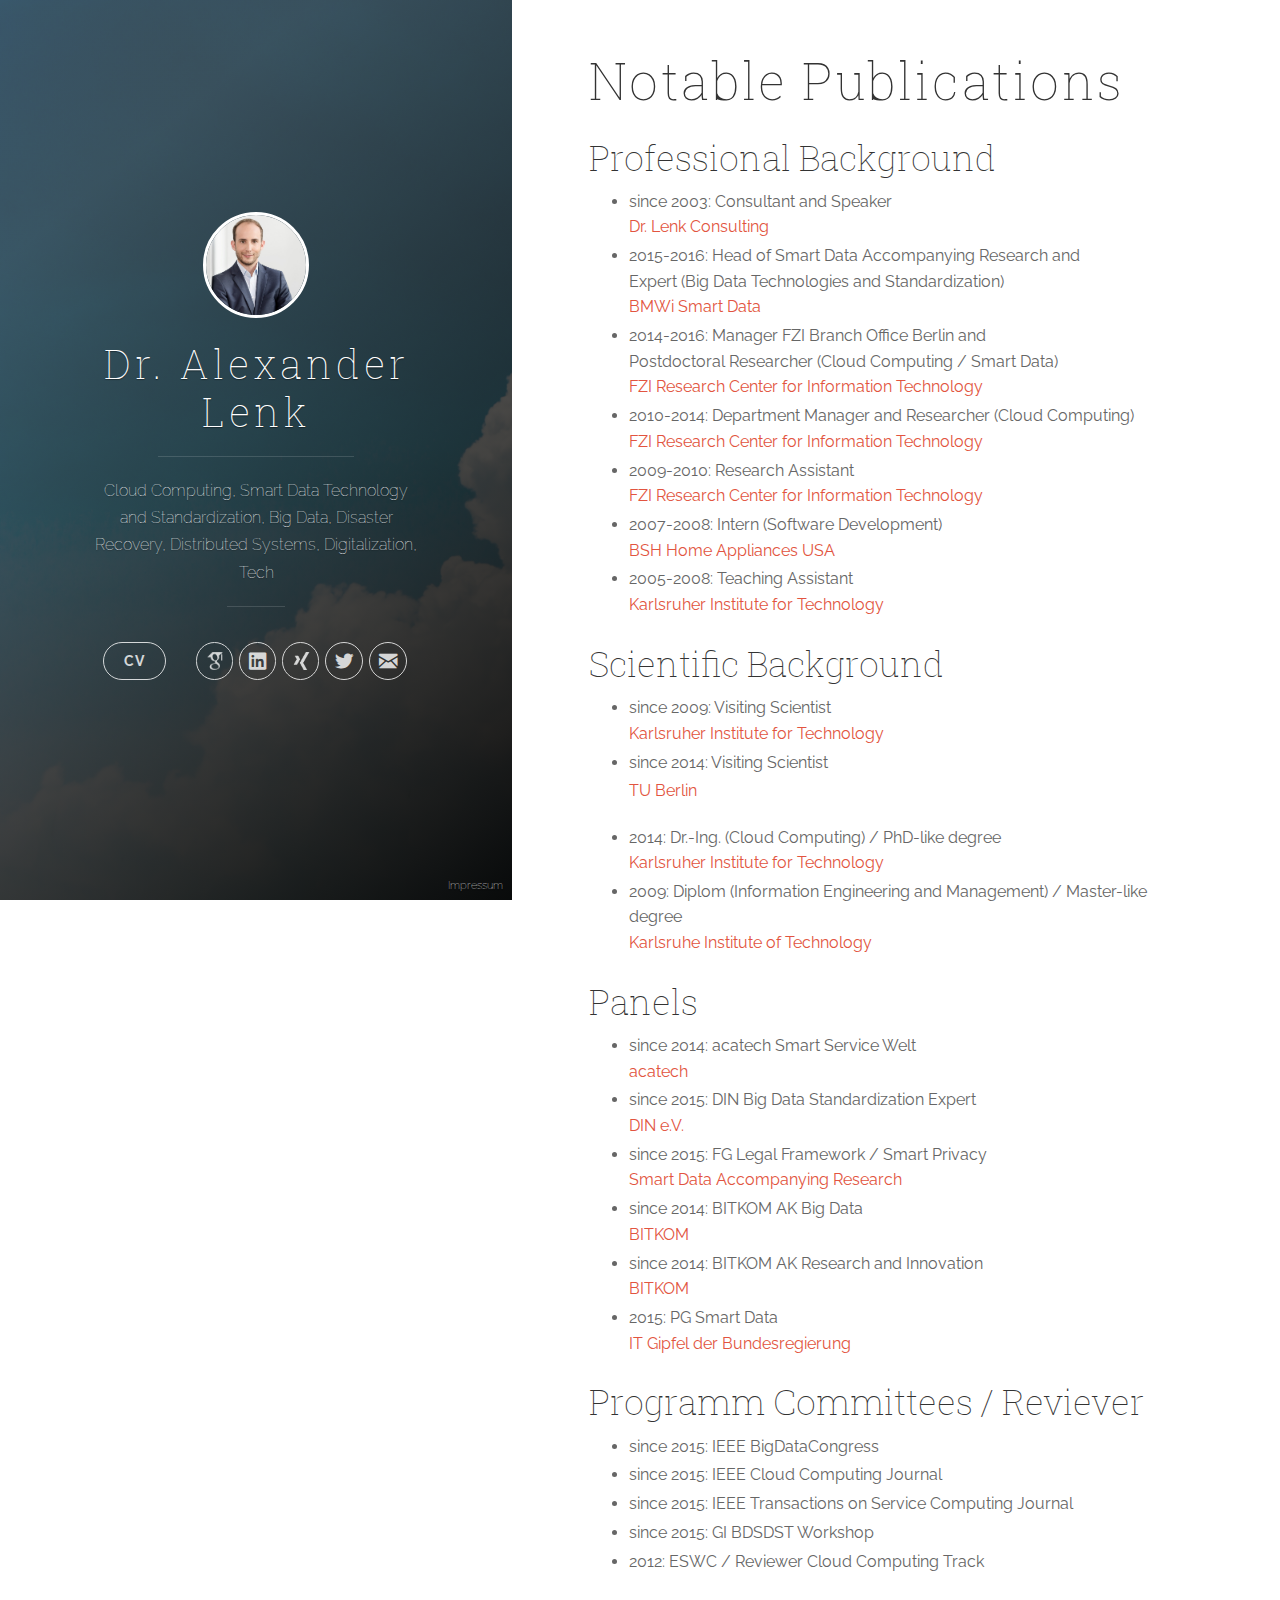
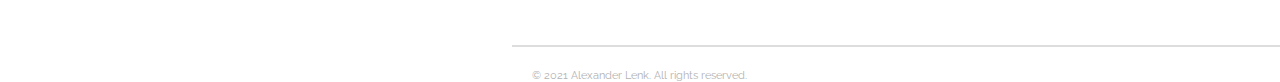
<file: publications/index.html>
<!DOCTYPE html>
<html>
  <head>
  <meta charset="utf-8">
  <meta name="viewport" content="width=device-width initial-scale=1" />
  <meta http-equiv="X-UA-Compatible" content="IE=edge">

  <title>Notable Publications</title>
  <meta name="description" content="Cloud Computing, Smart Data Technology and Standardization, Big Data, Disaster Recovery, Distributed Systems, Digitalization, Tech">
  <meta name="author" content="Alexander Lenk">
  <meta name="HandheldFriendly" content="True">
  <meta name="MobileOptimized" content="320">
  <meta name="apple-mobile-web-app-capable" content="yes">
  <meta name="apple-mobile-web-app-status-bar-style" content="black-translucent">
  <meta name="viewport" content="width=device-width, initial-scale=1, maximum-scale=1">

  <meta name="twitter:card" content="summary">
  <meta name="twitter:title" content="Dr. Alexander Lenk">
  <meta name="twitter:description" content="Cloud Computing, Smart Data Technology and Standardization, Big Data, Disaster Recovery, Distributed Systems, Digitalization, Tech">

  <meta property="og:type" content="article">
  <meta property="og:title" content="Dr. Alexander Lenk">
  <meta property="og:description" content="Cloud Computing, Smart Data Technology and Standardization, Big Data, Disaster Recovery, Distributed Systems, Digitalization, Tech">

  <link rel="apple-touch-icon" sizes="57x57" href="/images/favicons/apple-touch-icon-57x57.png">
  <link rel="apple-touch-icon" sizes="60x60" href="/images/favicons/apple-touch-icon-60x60.png">
  <link rel="apple-touch-icon" sizes="72x72" href="/images/favicons/apple-touch-icon-72x72.png">
  <link rel="apple-touch-icon" sizes="76x76" href="/images/favicons/apple-touch-icon-76x76.png">
  <link rel="apple-touch-icon" sizes="114x114" href="/images/favicons/apple-touch-icon-114x114.png">
  <link rel="apple-touch-icon" sizes="120x120" href="/images/favicons/apple-touch-icon-120x120.png">
  <link rel="apple-touch-icon" sizes="144x144" href="/images/favicons/apple-touch-icon-144x144.png">
  <link rel="apple-touch-icon" sizes="152x152" href="/images/favicons/apple-touch-icon-152x152.png">
  <link rel="apple-touch-icon" sizes="180x180" href="/images/favicons/apple-touch-icon-180x180.png">
  <link rel="icon" type="image/png" href="/images/favicons/favicon-32x32.png" sizes="32x32">
  <link rel="icon" type="image/png" href="/images/favicons/favicon-194x194.png" sizes="194x194">
  <link rel="icon" type="image/png" href="/images/favicons/favicon-96x96.png" sizes="96x96">
  <link rel="icon" type="image/png" href="/images/favicons/android-chrome-192x192.png" sizes="192x192">
  <link rel="icon" type="image/png" href="/images/favicons/favicon-16x16.png" sizes="16x16">
  <link rel="manifest" href="/images/favicons/manifest.json">
  <link rel="shortcut icon" href="/images/favicons/favicon.ico">
  <meta name="msapplication-TileColor" content="#ffc40d">
  <meta name="msapplication-TileImage" content="/images/favicons/mstile-144x144.png">
  <meta name="theme-color" content="#ffffff">

  <link rel="stylesheet" href="/css/main.css">
  <link rel="canonical" href="http://www.alenk.de//publications/">
  <link rel="alternate" type="application/rss+xml" title="Dr. Alexander Lenk" href="/feed.xml">
</head>

  <body>
    <span class="mobile btn-mobile-menu">
  <i class="icon icon-list btn-mobile-menu__icon"></i>
  <i class="icon icon-x-circle btn-mobile-close__icon hidden"></i>
</span>
  
<header class="panel-cover" style="background-image: url(/images/cover.jpg)">
  <div class="panel-main">

    <div class="panel-main__inner panel-inverted">
    <div class="panel-main__content">
        <a href="/" title="link to home of Dr. Alexander Lenk">
          <img src="/images/profile.jpg" class="user-image" alt="My Profile Photo">
          <h1 class="panel-cover__title panel-title">Dr. Alexander Lenk</h1>
        </a>
        <hr class="panel-cover__divider">
        <p class="panel-cover__description">Cloud Computing, Smart Data Technology and Standardization, Big Data, Disaster Recovery, Distributed Systems, Digitalization, Tech</p>
        <hr class="panel-cover__divider panel-cover__divider--secondary">

        <div class="navigation-wrapper">

          <!-- <nav class="cover-navigation cover-navigation--primary">
            <ul class="navigation">
              <li class="navigation__item"><a href="/#blog" title="link to Dr. Alexander Lenk blog" class="blog-button">Blog</a></li>
            </ul>
          </nav>-->

          <nav class="cover-navigation cover-navigation--primary">
            <ul class="navigation">
              <li class="navigation__item"><a href="/cv/" title="link to Dr. Alexander Lenk CV" class="blog-button">CV</a></li>
            </ul>
          </nav>

          <nav class="cover-navigation navigation--social">
            <ul class="navigation">

            
              <!-- GitHub -->
              <li class="navigation__item">
                <a href="https://scholar.google.com/citations?user=wFm6WqcAAAAJ" title="Google Scholar" target="_blank">
                  <i class="icon icon-social-scholar" style="background-image: url(/images/scholar.png);background-repeat: no-repeat; background-size: contain;background-position: center;"></i>
                  <span class="label">Google Scholar</span>
                </a>
              </li>
            

            
              <!-- LinkedIn -->
              <li class="navigation__item">
                <a href="https://www.linkedin.com/in/alexanderlenk" title="alexanderlenk on LinkedIn" target="_blank">
                  <i class="icon icon-social-linkedin"></i>
                  <span class="label">LinkedIn</span>
                </a>
              </li>
            

            
              <!-- GitHub -->
              <li class="navigation__item" >
                <a href="https://www.xing.com/profile/Alexander_Lenk" title=“Xing Profile” target="_blank">
                  <i class="icon icon-social-scholar" style="background-image: url(/images/xing.png);background-repeat: no-repeat; background-size: contain;background-position: center;"></i>
                  <span class="label">Xing Profile</span>
                </a>
              </li>
            

            

            
              <!-- Twitter -->
              <li class="navigation__item">
                <a href="http://twitter.com/alex_lenk" title="@alex_lenk on Twitter" target="_blank">
                  <i class="icon icon-social-twitter"></i>
                  <span class="label">Twitter</span>
                </a>
              </li>
            

            
              <!-- Email -->
              <li class="navigation__item">
                <a href="mailto:kontakt@lenk-net.de" title="Email kontakt@lenk-net.de" target="_blank">
                  <i class="icon icon-mail"></i>
                  <span class="label">Email</span>
                </a>
              </li>
            

            <!-- RSS -->
            <!--<li class="navigation__item">
              <a href="/feed.xml" title="Subscribe" target="_blank">
                <i class="icon icon-rss"></i>
                <span class="label">RSS</span>
              </a>
            </li>-->
          
            </ul>
          </nav>

        </div>

      </div>
      <div class=footer_start><a href=/impressum>Impressum</a></div> 
    </div>

    <div class="panel-cover--overlay"></div>
  </div>
</header>

    <div class="content-wrapper">
      <div class="content-wrapper__inner">
        <article class="post-container post-container--single">

  <header class="post-header">
    <h1 class="post-title">Notable Publications</h1>
  </header>

  <section class="post">
    <h2 id="professional-background">Professional Background</h2>
<!--* since 2016: IT Specialist ConnectedDrive<br>
    [BMW AG](http://www.bmw.de)-->
<ul>
  <li>since 2003: Consultant and Speaker<br />
 <a href="http://www.lenkconsulting.de">Dr. Lenk Consulting</a></li>
  <li>2015-2016: Head of Smart Data Accompanying Research and<br />
 Expert (Big Data Technologies and Standardization)<br />
 <a href="http://www.smart-data-programm.de">BMWi Smart Data</a></li>
  <li>2014-2016: Manager FZI Branch Office Berlin and<br />
 Postdoctoral Researcher (Cloud Computing / Smart Data)<br />
 <a href="http://www.fzi.de">FZI Research Center for Information Technology</a></li>
  <li>2010-2014: Department Manager and Researcher (Cloud Computing)<br />
 <a href="http://www.fzi.de">FZI Research Center for Information Technology</a></li>
  <li>2009-2010: Research Assistant<br />
 <a href="http://www.fzi.de">FZI Research Center for Information Technology</a></li>
  <li>2007-2008: Intern (Software Development)<br />
 <a href="http://www.bsh-group.com">BSH Home Appliances USA</a></li>
  <li>2005-2008: Teaching Assistant<br />
 <a href="http://www.kit.edu">Karlsruher Institute for Technology</a></li>
</ul>

<h2 id="scientific-background">Scientific Background</h2>
<ul>
  <li>since 2009: Visiting Scientist<br />
 <a href="http://www.kit.edu">Karlsruher Institute for Technology</a></li>
  <li>
    <p>since 2014: Visiting Scientist<br />
 <a href="http://www.tu-berlin.de">TU Berlin</a></p>
  </li>
  <li>2014: Dr.-Ing. (Cloud Computing) / PhD-like degree<br />
 <a href="http://www.kit.edu">Karlsruher Institute for Technology</a></li>
  <li>2009: Diplom (Information Engineering and Management) / Master-like degree<br />
 <a href="http://www.kit.edu">Karlsruhe Institute of Technology</a></li>
</ul>

<h2 id="panels">Panels</h2>
<ul>
  <li>since 2014: acatech Smart Service Welt<br />
 <a href="http://www.acatech.de">acatech</a></li>
  <li>since 2015: DIN Big Data Standardization Expert<br />
 <a href="http://www.din.de">DIN e.V.</a></li>
  <li>since 2015: FG Legal Framework / Smart Privacy<br />
  <a href="http://www.smart-data-programm.de">Smart Data Accompanying Research</a></li>
  <li>since 2014: BITKOM AK Big Data<br />
 <a href="http://www.bitkom.org">BITKOM</a></li>
  <li>since 2014: BITKOM AK Research and Innovation<br />
 <a href="http://www.bitkom.org">BITKOM</a></li>
  <li>2015: PG Smart Data<br />
 <a href="http://www.it-gipfel.de">IT Gipfel der Bundesregierung</a></li>
</ul>

<h2 id="programm-committees--reviever">Programm Committees / Reviever</h2>
<ul>
  <li>since 2015: IEEE BigDataCongress</li>
  <li>since 2015: IEEE Cloud Computing Journal</li>
  <li>since 2015: IEEE Transactions on Service Computing Journal</li>
  <li>since 2015: GI BDSDST Workshop</li>
  <li>2012: ESWC / Reviewer Cloud Computing Track</li>
</ul>

  </section>

</article>
      </div>

      <footer class="footer">
  <span class="footer__copyright">&copy; 2021 Alexander Lenk. All rights reserved.</span>
</footer> 

<script type="text/javascript" src="https://ajax.googleapis.com/ajax/libs/jquery/1.11.3/jquery.min.js"></script>
<script type="text/javascript" src="/js/main.js"></script>

    </div>
  </body>
</html>
</file>
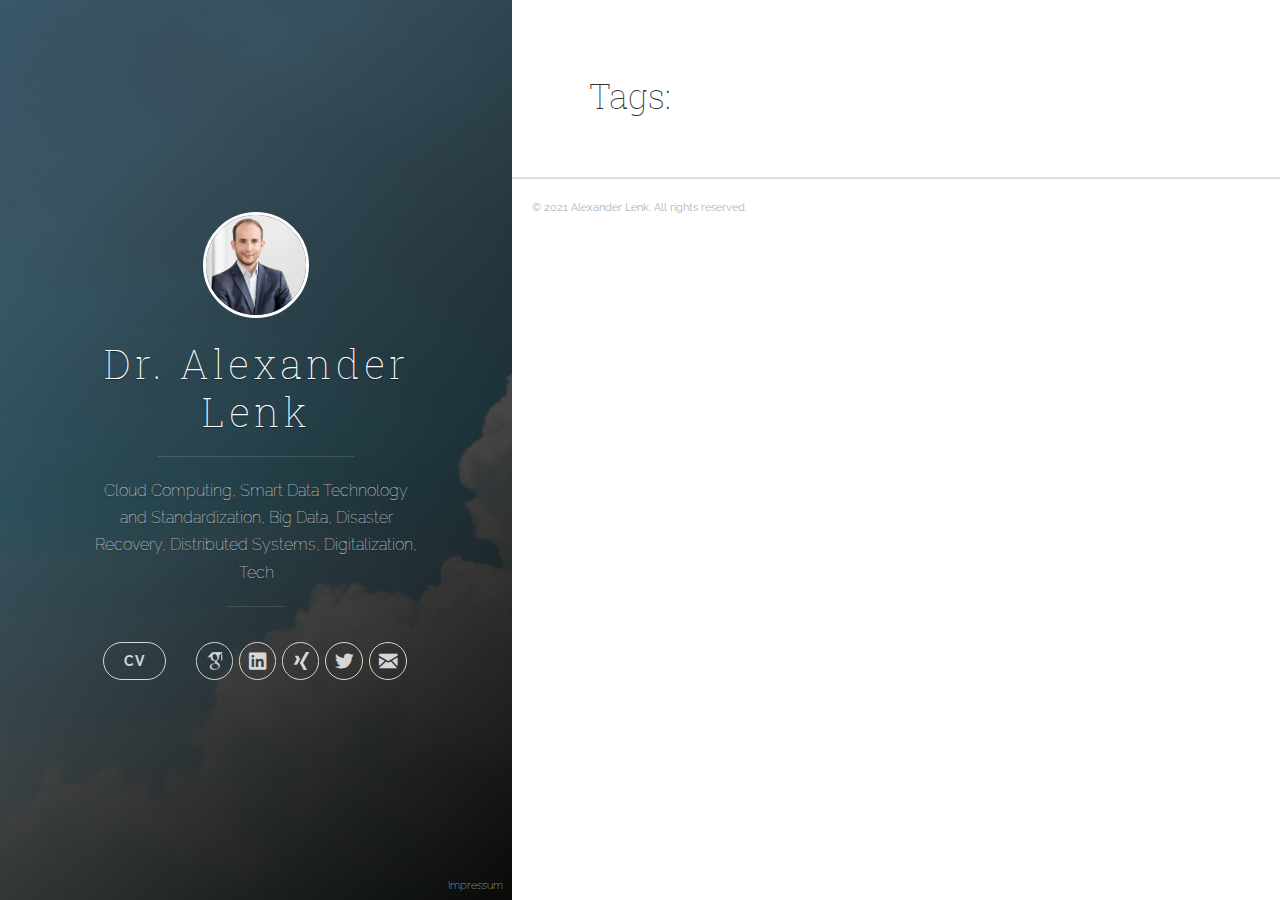
<file: tags/index.html>
<!DOCTYPE html>
<html>
  <head>
  <meta charset="utf-8">
  <meta name="viewport" content="width=device-width initial-scale=1" />
  <meta http-equiv="X-UA-Compatible" content="IE=edge">

  <title>Tags</title>
  <meta name="description" content="Cloud Computing, Smart Data Technology and Standardization, Big Data, Disaster Recovery, Distributed Systems, Digitalization, Tech">
  <meta name="author" content="Alexander Lenk">
  <meta name="HandheldFriendly" content="True">
  <meta name="MobileOptimized" content="320">
  <meta name="apple-mobile-web-app-capable" content="yes">
  <meta name="apple-mobile-web-app-status-bar-style" content="black-translucent">
  <meta name="viewport" content="width=device-width, initial-scale=1, maximum-scale=1">

  <meta name="twitter:card" content="summary">
  <meta name="twitter:title" content="Dr. Alexander Lenk">
  <meta name="twitter:description" content="Cloud Computing, Smart Data Technology and Standardization, Big Data, Disaster Recovery, Distributed Systems, Digitalization, Tech">

  <meta property="og:type" content="article">
  <meta property="og:title" content="Dr. Alexander Lenk">
  <meta property="og:description" content="Cloud Computing, Smart Data Technology and Standardization, Big Data, Disaster Recovery, Distributed Systems, Digitalization, Tech">

  <link rel="apple-touch-icon" sizes="57x57" href="/images/favicons/apple-touch-icon-57x57.png">
  <link rel="apple-touch-icon" sizes="60x60" href="/images/favicons/apple-touch-icon-60x60.png">
  <link rel="apple-touch-icon" sizes="72x72" href="/images/favicons/apple-touch-icon-72x72.png">
  <link rel="apple-touch-icon" sizes="76x76" href="/images/favicons/apple-touch-icon-76x76.png">
  <link rel="apple-touch-icon" sizes="114x114" href="/images/favicons/apple-touch-icon-114x114.png">
  <link rel="apple-touch-icon" sizes="120x120" href="/images/favicons/apple-touch-icon-120x120.png">
  <link rel="apple-touch-icon" sizes="144x144" href="/images/favicons/apple-touch-icon-144x144.png">
  <link rel="apple-touch-icon" sizes="152x152" href="/images/favicons/apple-touch-icon-152x152.png">
  <link rel="apple-touch-icon" sizes="180x180" href="/images/favicons/apple-touch-icon-180x180.png">
  <link rel="icon" type="image/png" href="/images/favicons/favicon-32x32.png" sizes="32x32">
  <link rel="icon" type="image/png" href="/images/favicons/favicon-194x194.png" sizes="194x194">
  <link rel="icon" type="image/png" href="/images/favicons/favicon-96x96.png" sizes="96x96">
  <link rel="icon" type="image/png" href="/images/favicons/android-chrome-192x192.png" sizes="192x192">
  <link rel="icon" type="image/png" href="/images/favicons/favicon-16x16.png" sizes="16x16">
  <link rel="manifest" href="/images/favicons/manifest.json">
  <link rel="shortcut icon" href="/images/favicons/favicon.ico">
  <meta name="msapplication-TileColor" content="#ffc40d">
  <meta name="msapplication-TileImage" content="/images/favicons/mstile-144x144.png">
  <meta name="theme-color" content="#ffffff">

  <link rel="stylesheet" href="/css/main.css">
  <link rel="canonical" href="http://www.alenk.de//tags/">
  <link rel="alternate" type="application/rss+xml" title="Dr. Alexander Lenk" href="/feed.xml">
</head>

  <body>
    <span class="mobile btn-mobile-menu">
  <i class="icon icon-list btn-mobile-menu__icon"></i>
  <i class="icon icon-x-circle btn-mobile-close__icon hidden"></i>
</span>
  
<header class="panel-cover" style="background-image: url(/images/cover.jpg)">
  <div class="panel-main">

    <div class="panel-main__inner panel-inverted">
    <div class="panel-main__content">
        <a href="/" title="link to home of Dr. Alexander Lenk">
          <img src="/images/profile.jpg" class="user-image" alt="My Profile Photo">
          <h1 class="panel-cover__title panel-title">Dr. Alexander Lenk</h1>
        </a>
        <hr class="panel-cover__divider">
        <p class="panel-cover__description">Cloud Computing, Smart Data Technology and Standardization, Big Data, Disaster Recovery, Distributed Systems, Digitalization, Tech</p>
        <hr class="panel-cover__divider panel-cover__divider--secondary">

        <div class="navigation-wrapper">

          <!-- <nav class="cover-navigation cover-navigation--primary">
            <ul class="navigation">
              <li class="navigation__item"><a href="/#blog" title="link to Dr. Alexander Lenk blog" class="blog-button">Blog</a></li>
            </ul>
          </nav>-->

          <nav class="cover-navigation cover-navigation--primary">
            <ul class="navigation">
              <li class="navigation__item"><a href="/cv/" title="link to Dr. Alexander Lenk CV" class="blog-button">CV</a></li>
            </ul>
          </nav>

          <nav class="cover-navigation navigation--social">
            <ul class="navigation">

            
              <!-- GitHub -->
              <li class="navigation__item">
                <a href="https://scholar.google.com/citations?user=wFm6WqcAAAAJ" title="Google Scholar" target="_blank">
                  <i class="icon icon-social-scholar" style="background-image: url(/images/scholar.png);background-repeat: no-repeat; background-size: contain;background-position: center;"></i>
                  <span class="label">Google Scholar</span>
                </a>
              </li>
            

            
              <!-- LinkedIn -->
              <li class="navigation__item">
                <a href="https://www.linkedin.com/in/alexanderlenk" title="alexanderlenk on LinkedIn" target="_blank">
                  <i class="icon icon-social-linkedin"></i>
                  <span class="label">LinkedIn</span>
                </a>
              </li>
            

            
              <!-- GitHub -->
              <li class="navigation__item" >
                <a href="https://www.xing.com/profile/Alexander_Lenk" title=“Xing Profile” target="_blank">
                  <i class="icon icon-social-scholar" style="background-image: url(/images/xing.png);background-repeat: no-repeat; background-size: contain;background-position: center;"></i>
                  <span class="label">Xing Profile</span>
                </a>
              </li>
            

            

            
              <!-- Twitter -->
              <li class="navigation__item">
                <a href="http://twitter.com/alex_lenk" title="@alex_lenk on Twitter" target="_blank">
                  <i class="icon icon-social-twitter"></i>
                  <span class="label">Twitter</span>
                </a>
              </li>
            

            
              <!-- Email -->
              <li class="navigation__item">
                <a href="mailto:kontakt@lenk-net.de" title="Email kontakt@lenk-net.de" target="_blank">
                  <i class="icon icon-mail"></i>
                  <span class="label">Email</span>
                </a>
              </li>
            

            <!-- RSS -->
            <!--<li class="navigation__item">
              <a href="/feed.xml" title="Subscribe" target="_blank">
                <i class="icon icon-rss"></i>
                <span class="label">RSS</span>
              </a>
            </li>-->
          
            </ul>
          </nav>

        </div>

      </div>
      <div class=footer_start><a href=/impressum>Impressum</a></div> 
    </div>

    <div class="panel-cover--overlay"></div>
  </div>
</header>

    <div class="content-wrapper">
      <div class="content-wrapper__inner">
        <h2>Tags:</h2>
<div class="tags"> 

</div>

<!-- iterate through all tags on the site --> 

      </div>

      <footer class="footer">
  <span class="footer__copyright">&copy; 2021 Alexander Lenk. All rights reserved.</span>
</footer> 

<script type="text/javascript" src="https://ajax.googleapis.com/ajax/libs/jquery/1.11.3/jquery.min.js"></script>
<script type="text/javascript" src="/js/main.js"></script>

    </div>
  </body>
</html>
</file>
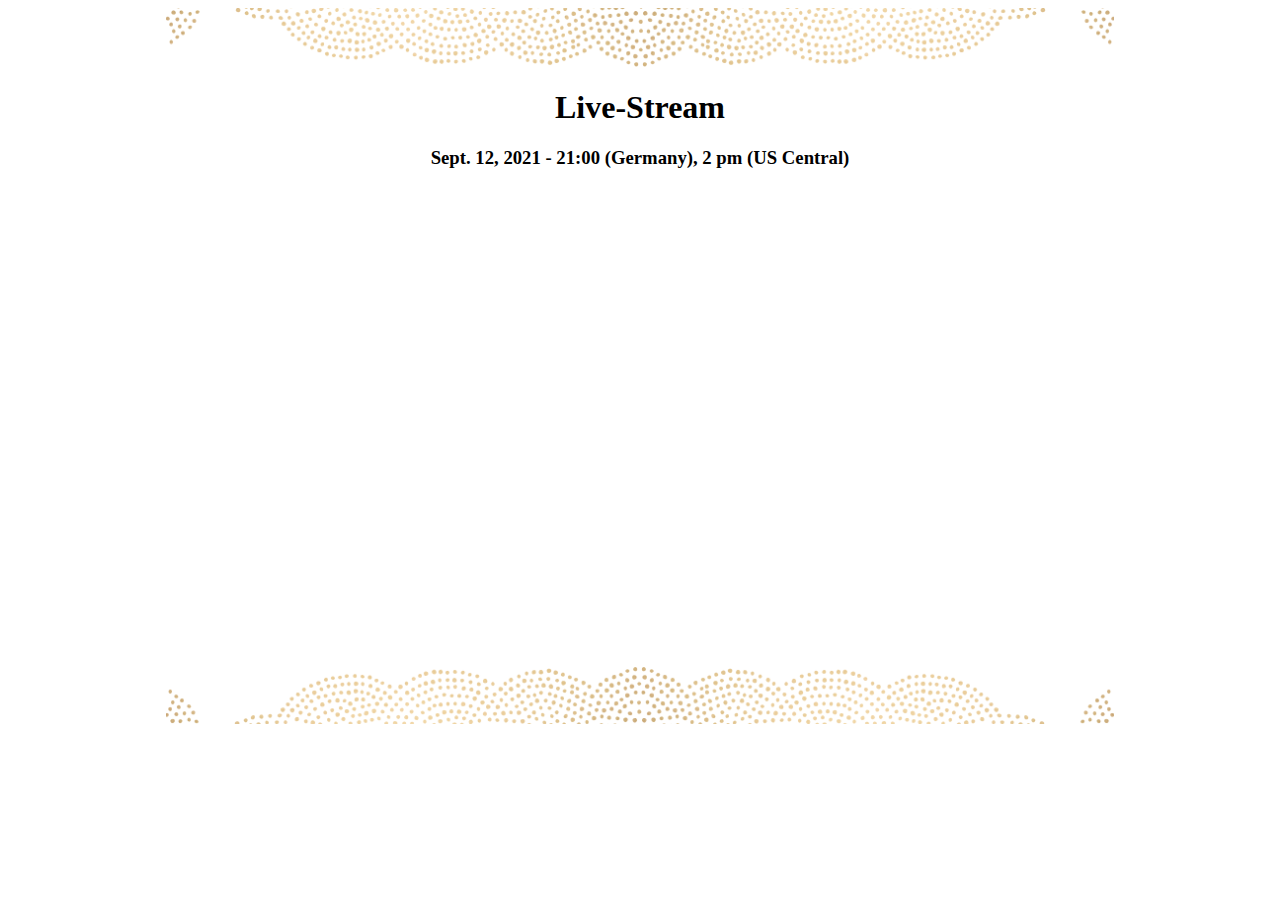
<file: wedding/index.html>
<html>
<head>
  <title>Kailyn & Alex Wedding Streaming: Coming Soon!</title>
  <!--<meta http-equiv="refresh" content="0; URL=https://tbd" />-->
</head>
<body>
  <div align="center">
    <img src="title.png" width="75%" />
    <h1>Live-Stream</h1><h3>Sept. 12, 2021 - 21:00 (Germany), 2 pm (US Central)</h2>
    <br/>
    <br/>
    <br/>
<iframe width="560" height="315" src="https://www.youtube.com/embed/W3ArCuLVW7A" title="YouTube video player" frameborder="0" allow="accelerometer; autoplay; clipboard-write; encrypted-media; gyroscope; picture-in-picture" allowfullscreen></iframe>
    <br/>
    <br/>
    <br/>
    <br/>
    <br/><br/>
    <br/>
    <img src="bottom.png" width="75%" />
  </div>
  <!--<p>If you are not redirected, <a href="https://tbd">click here</a>.</p>-->
</body>
  
</html>
</file>
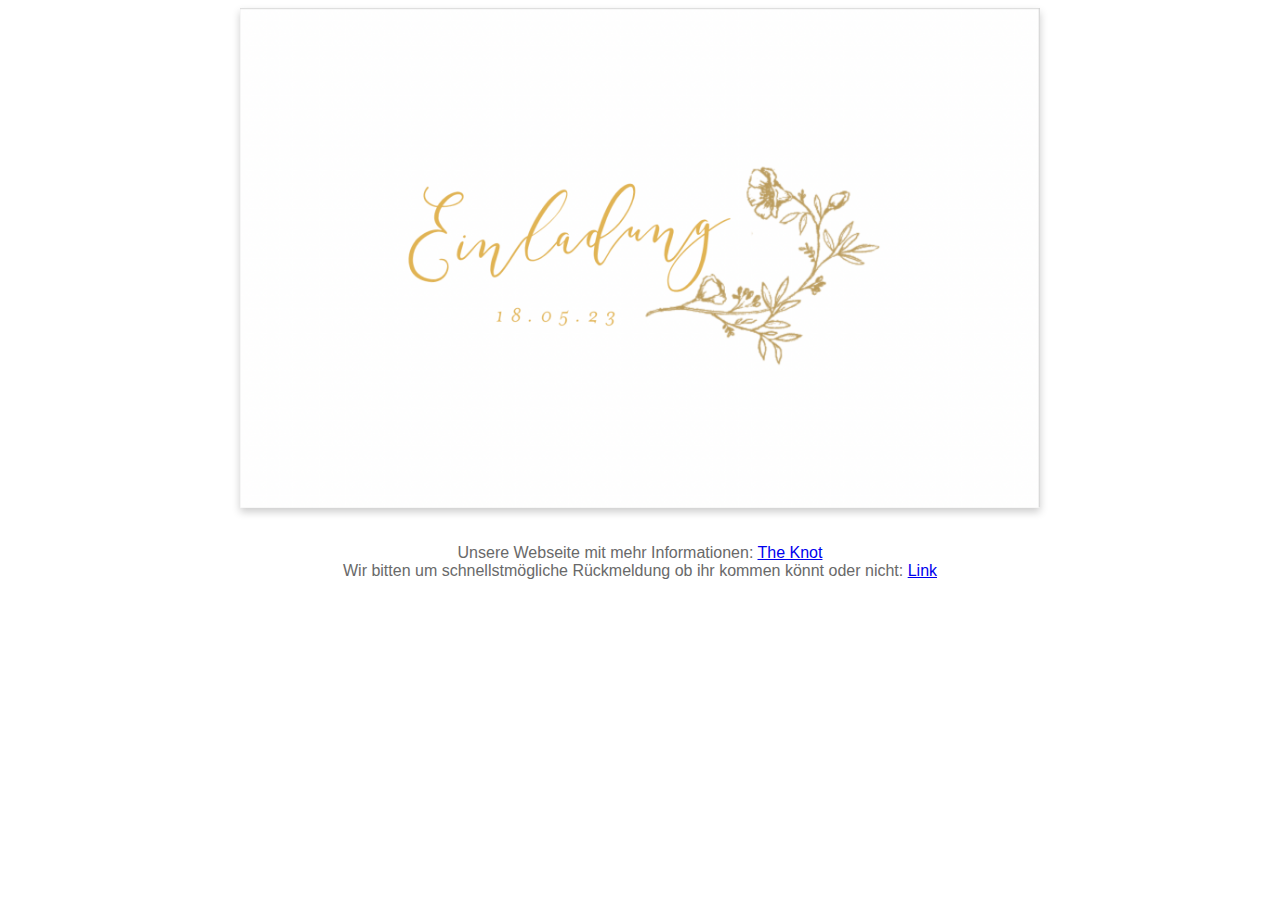
<file: wedding-invitation-23/einladung.html>
<!DOCTYPE html>
<html>
<head>
<meta name="viewport" content="width=device-width, initial-scale=1">
<style>
body {
  font-family: Arial, Helvetica, sans-serif;
  color:dimgrey;
}

.flip-card {
  background-color: transparent;
  width: 800px;
  height: 500px;
  perspective: 1000px;
  margin: auto;
  vertical-align: middle;
}

.flip-card-inner {
  position: relative;
  width: 100%;
  height: 100%;
  text-align: center;
  transition: transform 0.6s;
  transform-style: preserve-3d;
  box-shadow: 0 4px 8px 0 rgba(0,0,0,0.2);
}

.flip-card:hover .flip-card-inner {
  transform: rotateY(180deg);
}

.flip-card-rotate {
  transform: rotateY(180deg);
}

.flip-card-front, .flip-card-back {
  position: absolute;
  width: 100%;
  height: 100%;
  -webkit-backface-visibility: hidden;
  backface-visibility: hidden;
}

.flip-card-front {
  background-color: #bbb;
  color: black;
}

.flip-card-back {
  background-color: #2980b9;
  color: white;
  transform: rotateY(180deg);
}
.flip-card-img {
  width:800px;
  height:500px;
}

@media only screen and (max-width: 600px) {
    .flip-card {
        width: 400px;
        height: 250px;
    }

    .flip-card-img {
      width: 400px;
        height: 250px;
    }
}

</style>
<script>


  function doFlip() {
    document.getElementById("flip-card-inner").classList.add('flip-card-rotate');
  }

  function endFlip() {
    document.getElementById("flip-card-inner").classList.remove('flip-card-rotate');
  }

</script>
</head>
<body onload="setTimeout(doFlip, 3000)">

<div class="flip-card" id="flip-card" onmouseover="endFlip()" onclick="endFlip()">
  <div class="flip-card-inner" id="flip-card-inner">
    <div class="flip-card-front">
      <img src="vorne.png" alt="Avatar" class="flip-card-img">
    </div>
    <div class="flip-card-back">
        <img src="hinten.png" alt="Avatar" class="flip-card-img">
    </div>
  </div>
</div>
<div style="text-align: center;">

<br><br>Unsere Webseite mit mehr Informationen: <a href="https://www.theknot.com/us/kailyn-petzoldt-and-alex-lenk-may-2023">The Knot</a><br>
Wir bitten um schnellstmögliche Rückmeldung ob ihr kommen könnt oder nicht: <a href="https://www.theknot.com/us/kailyn-petzoldt-and-alex-lenk-may-2023/rsvp/">Link</a>
</div>
</body>
</html>
</file>
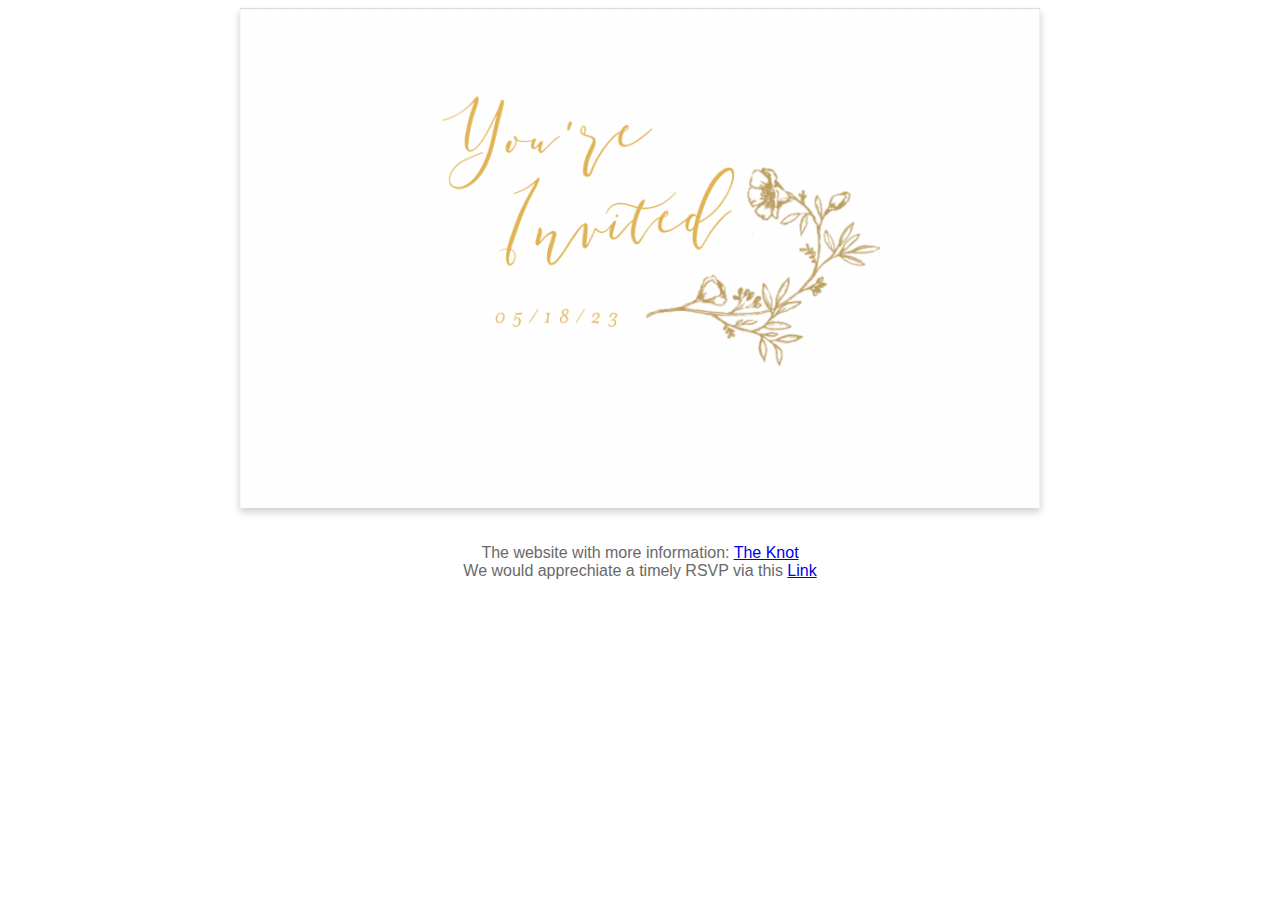
<file: wedding-invitation-23/invitation.html>
<!DOCTYPE html>
<html>
<head>
<meta name="viewport" content="width=device-width, initial-scale=1">
<style>
body {
  font-family: Arial, Helvetica, sans-serif;
  color:dimgrey;
}

.flip-card {
  background-color: transparent;
  width: 800px;
  height: 500px;
  perspective: 1000px;
  margin: auto;
  vertical-align: middle;
}

.flip-card-inner {
  position: relative;
  width: 100%;
  height: 100%;
  text-align: center;
  transition: transform 0.6s;
  transform-style: preserve-3d;
  box-shadow: 0 4px 8px 0 rgba(0,0,0,0.2);
}

.flip-card:hover .flip-card-inner {
  transform: rotateY(180deg);
}

.flip-card-rotate {
  transform: rotateY(180deg);
}

.flip-card-front, .flip-card-back {
  position: absolute;
  width: 100%;
  height: 100%;
  -webkit-backface-visibility: hidden;
  backface-visibility: hidden;
}

.flip-card-front {
  background-color: #bbb;
  color: black;
}

.flip-card-back {
  background-color: #2980b9;
  color: white;
  transform: rotateY(180deg);
}
.flip-card-img {
  width:800px;
  height:500px;
}

@media only screen and (max-width: 600px) {
    .flip-card {
        width: 400px;
        height: 250px;
    }

    .flip-card-img {
      width: 400px;
        height: 250px;
    }
}

</style>
<script>


  function doFlip() {
    document.getElementById("flip-card-inner").classList.add('flip-card-rotate');
  }

  function endFlip() {
    document.getElementById("flip-card-inner").classList.remove('flip-card-rotate');
  }

</script>
</head>
<body onload="setTimeout(doFlip, 3000)">

<div class="flip-card" id="flip-card" onmouseover="endFlip()" onclick="endFlip()">
  <div class="flip-card-inner" id="flip-card-inner">
    <div class="flip-card-front">
      <img src="front.png" alt="Avatar" class="flip-card-img">
    </div>
    <div class="flip-card-back">
        <img src="back.png" alt="Avatar" class="flip-card-img">
    </div>
  </div>
</div>
<div style="text-align: center;">

<br><br>The website with more information: <a href="https://www.theknot.com/us/kailyn-petzoldt-and-alex-lenk-may-2023">The Knot</a><br>
We would apprechiate a timely RSVP via this <a href="https://www.theknot.com/us/kailyn-petzoldt-and-alex-lenk-may-2023/rsvp/">Link</a>
</div>
</body>
</html>
</file>
<file: css/main.css>
@import url(uno.css);
@import url(monokai.css);

/* Modifications */

.highlight pre {
  padding: 10px;
}

.highlight pre code {
  white-space: pre-wrap;
}

.btn, .navigation__item a {
  margin: 5px 0;
  white-space: nowrap;
}

.pagination__page-number {
  display: inline-block;
  padding: 10px;
}

.tags a {
  border: 1px solid #e25440;
  border-radius: 20px;
  color: #e25440;
  display: inline-block;
  font-size: 12px;
  margin: 5px 0;
  padding: 5px 10px;
  text-shadow: none;
  white-space: nowrap;
}

.post-meta__tags {
  font-size: 12px;
  padding: 0 5px;
}

.footer__copyright {
    margin: 0 20px 10px;
}

.user-image {
  margin-bottom: 1.2em;
  position: relative;
  width: 100px;
  height: 100px;
  border: 3px solid #fff;
  border-radius:100%;
}
</file>
